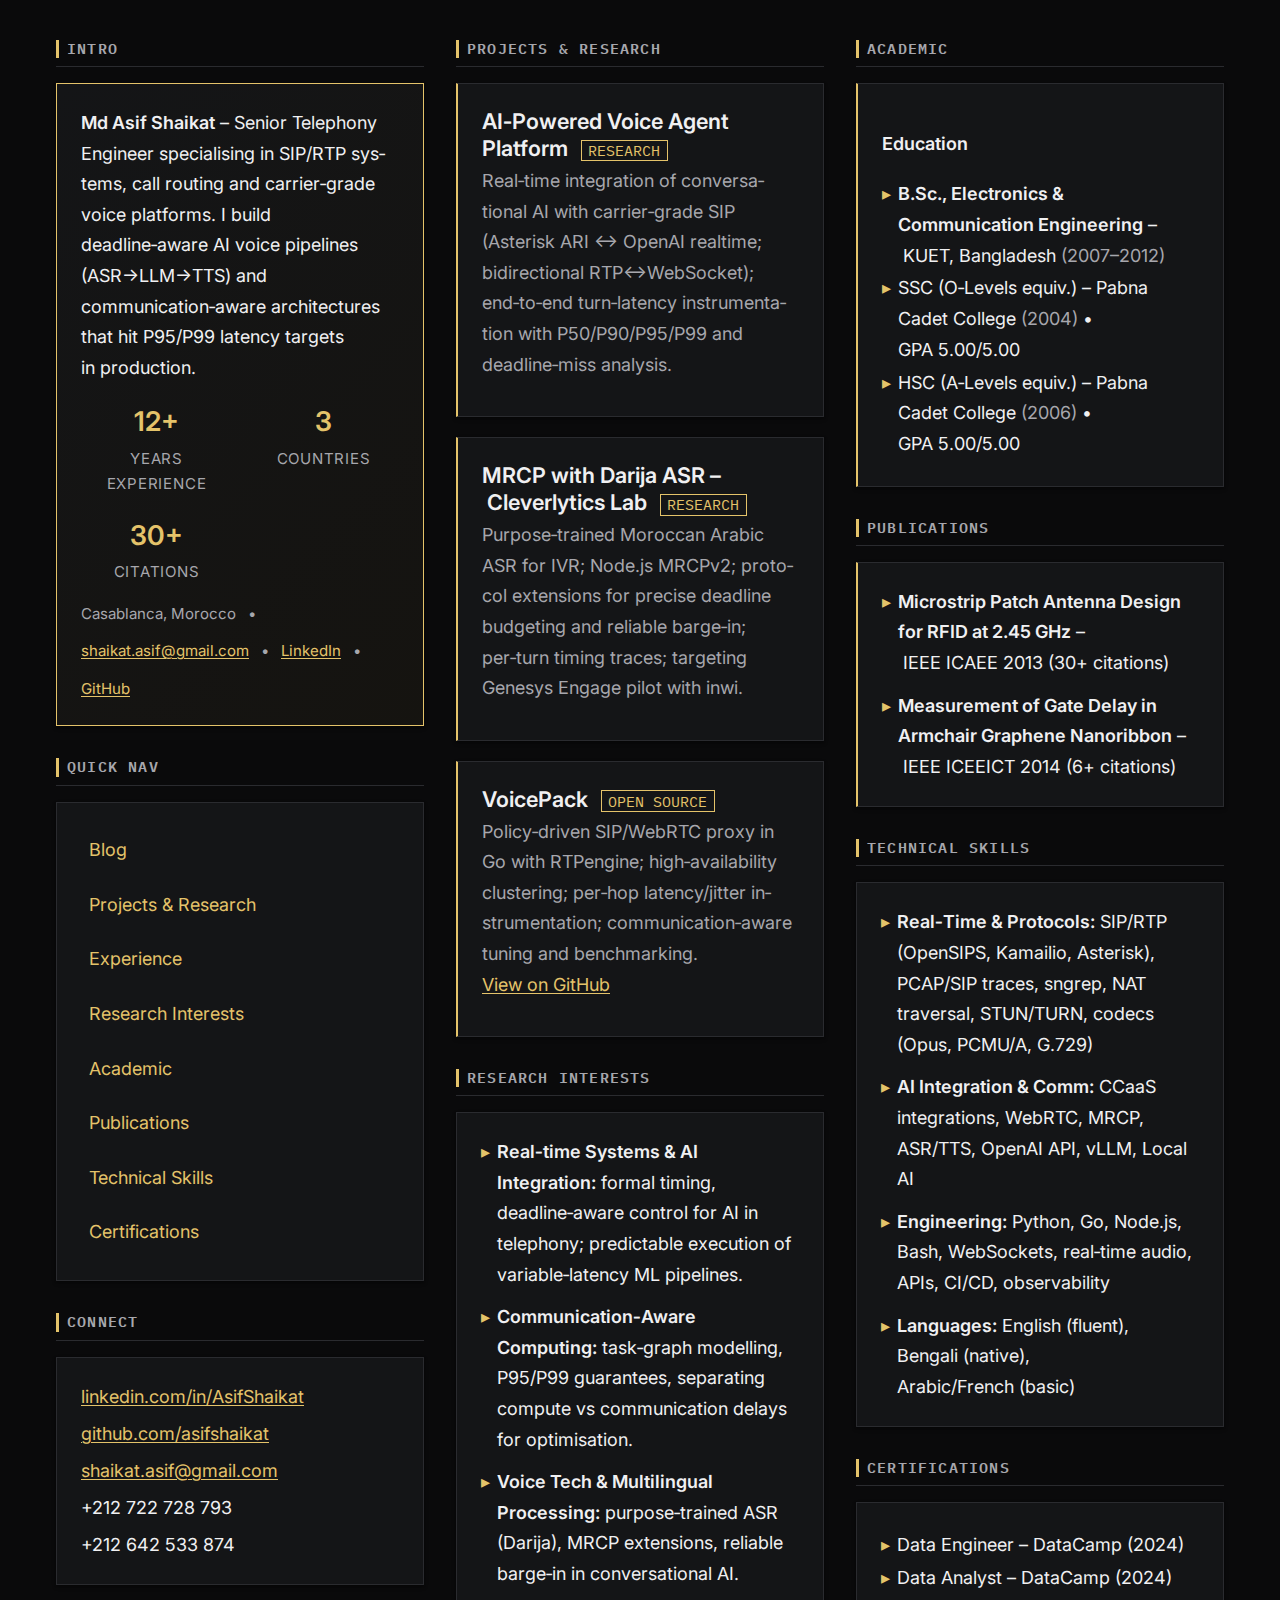
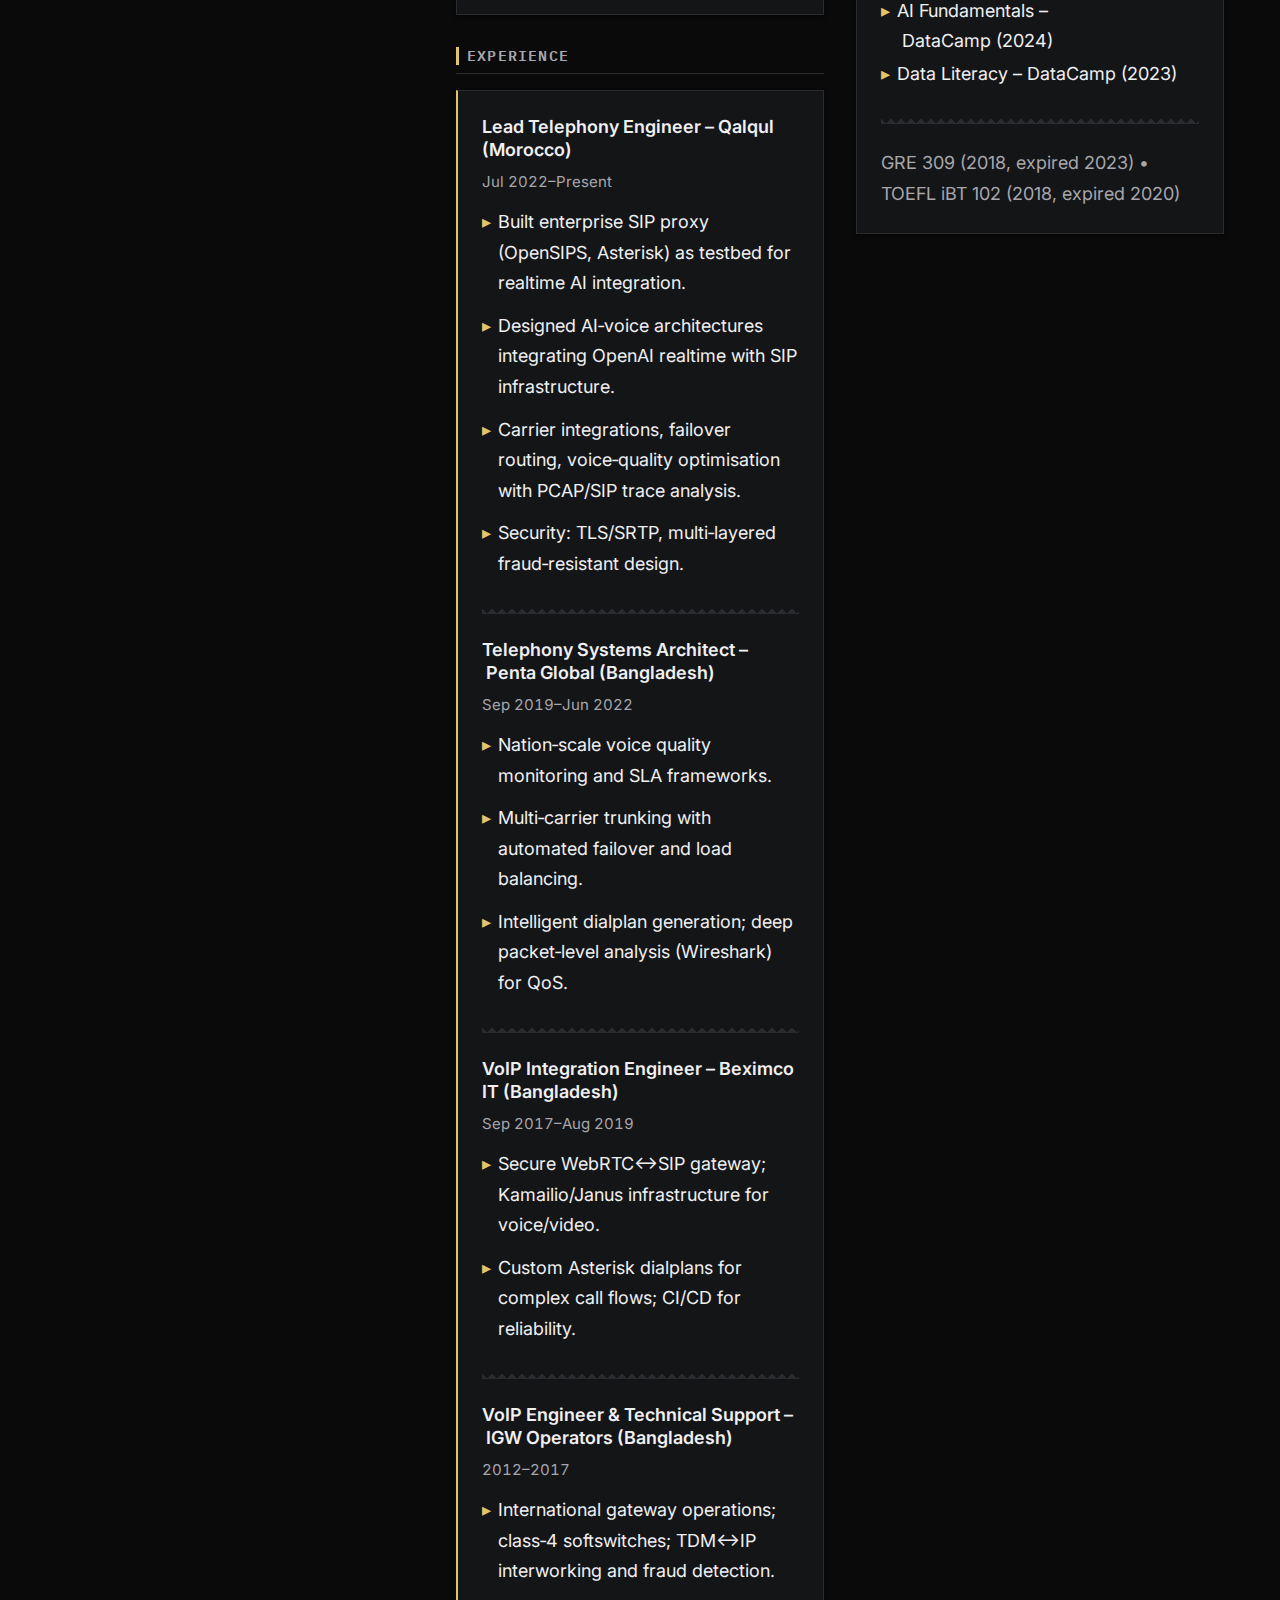
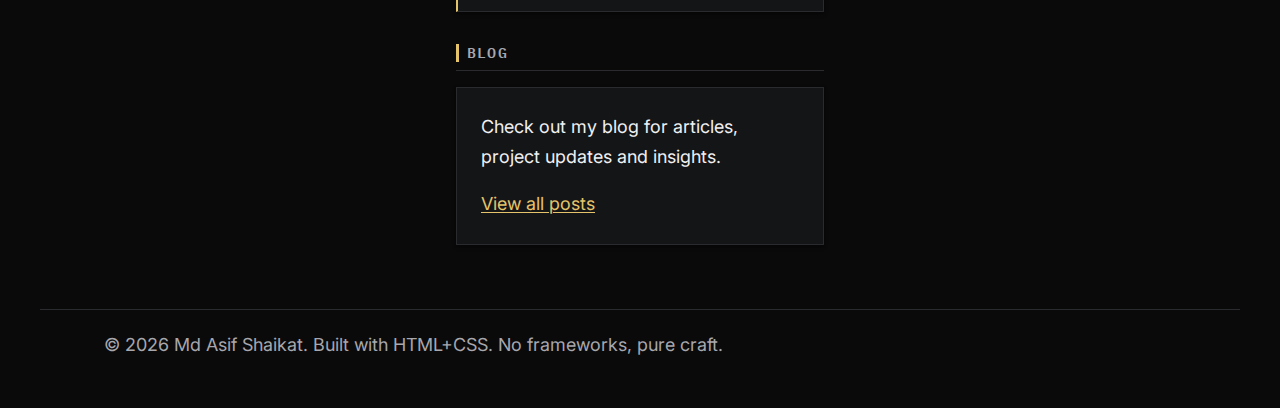
<file: index.html>
<!doctype html>
<html lang="en">
<head>
  <meta charset="utf-8" />
  <meta name="viewport" content="width=device-width, initial-scale=1" />
  <title>Md Asif Shaikat – Portfolio</title>
  <!-- Site description -->
  <meta name="description" content="Senior Telephony Engineer – SIP/RTP, real‑time AI integration, communication‑aware systems." />
  <!-- Fonts: body uses Inter, labels use IBM Plex Mono -->
  <link rel="preconnect" href="https://fonts.googleapis.com" />
  <link rel="preconnect" href="https://fonts.gstatic.com" crossorigin />
  <link href="https://fonts.googleapis.com/css2?family=Inter:wght@300;400;600&family=IBM+Plex+Mono:wght@300;400;600&display=swap" rel="stylesheet" />
  <!-- External stylesheet -->
  <link rel="stylesheet" href="styles.css" />
</head>
<body>
  <a class="skip" href="#main">Skip to content</a>
  <main id="main" class="grid">
    <!-- LEFT COLUMN -->
    <section aria-labelledby="intro-title">
      <h2 class="eyebrow" id="intro-title"><span>INTRO</span></h2>
      <div class="box highlight">
        <p><strong>Md Asif Shaikat</strong> – Senior Telephony Engineer specialising in SIP/RTP systems, call routing and carrier‑grade voice platforms. I build deadline‑aware AI voice pipelines (ASR→LLM→TTS) and communication‑aware architectures that hit P95/P99 latency targets in production.</p>
        <div class="stats">
          <div class="stat">
            <span class="stat-number">12+</span>
            <span class="stat-label">Years Experience</span>
          </div>
          <div class="stat">
            <span class="stat-number">3</span>
            <span class="stat-label">Countries</span>
          </div>
          <div class="stat">
            <span class="stat-number">30+</span>
            <span class="stat-label">Citations</span>
          </div>
        </div>
        <div class="meta" style="margin-top: 1rem;">
          <span>Casablanca, Morocco</span>
          <span>•</span>
          <a href="mailto:shaikat.asif@gmail.com">shaikat.asif@gmail.com</a>
          <span>•</span>
          <a href="https://linkedin.com/in/AsifShaikat" target="_blank" rel="noopener">LinkedIn</a>
          <span>•</span>
          <a href="https://github.com/asifshaikat" target="_blank" rel="noopener">GitHub</a>
        </div>
      </div>
      <h3 class="eyebrow mt-24"><span>QUICK NAV</span></h3>
      <nav class="box toc" aria-label="Section index">
        <a href="blog.html">Blog</a>
        <a href="#projects-title">Projects &amp; Research</a>
        <a href="#experience-title">Experience</a>
        <a href="#interests-title">Research Interests</a>
        <a href="#academic-title">Academic</a>
        <a href="#publications-title">Publications</a>
        <a href="#skills-title">Technical Skills</a>
        <a href="#certs-title">Certifications</a>
      </nav>
      <h3 class="eyebrow mt-24" id="links-title"><span>CONNECT</span></h3>
      <nav class="box links" aria-label="Profiles and contact">
        <ul>
          <li><a href="https://linkedin.com/in/AsifShaikat" target="_blank" rel="noopener">linkedin.com/in/AsifShaikat</a></li>
          <li><a href="https://github.com/asifshaikat" target="_blank" rel="noopener">github.com/asifshaikat</a></li>
          <li><a href="mailto:shaikat.asif@gmail.com">shaikat.asif@gmail.com</a></li>
          <li>+212 722 728 793</li>
          <li>+212 642 533 874</li>
        </ul>
      </nav>
    </section>
    <!-- MIDDLE COLUMN: projects, research interests and experience -->
    <section aria-labelledby="projects-title">
      <h2 class="eyebrow" id="projects-title"><span>PROJECTS &amp; RESEARCH</span></h2>
      <article class="box project projects-zone">
        <header>
          <h3>AI‑Powered Voice Agent Platform <span class="badge">RESEARCH</span></h3>
          <p class="muted">Real‑time integration of conversational AI with carrier‑grade SIP (Asterisk ARI ↔ OpenAI realtime; bidirectional RTP↔WebSocket); end‑to‑end turn‑latency instrumentation with P50/P90/P95/P99 and deadline‑miss analysis.</p>
        </header>
      </article>
      <article class="box project projects-zone">
        <header>
          <h3>MRCP with Darija ASR – Cleverlytics Lab <span class="badge">RESEARCH</span></h3>
          <p class="muted">Purpose‑trained Moroccan Arabic ASR for IVR; Node.js MRCPv2; protocol extensions for precise deadline budgeting and reliable barge‑in; per‑turn timing traces; targeting Genesys Engage pilot with inwi.</p>
        </header>
      </article>
      <article class="box project projects-zone">
        <header>
          <h3>VoicePack <span class="badge">OPEN SOURCE</span></h3>
          <p class="muted">Policy‑driven SIP/WebRTC proxy in Go with RTPengine; high‑availability clustering; per‑hop latency/jitter instrumentation; communication‑aware tuning and benchmarking.</p>
          <p><a href="https://github.com/asifshaikat/voicepack" target="_blank" rel="noopener">View on GitHub</a></p>
        </header>
      </article>
      <!-- research interests card -->
      <h2 class="eyebrow mt-24" id="interests-title"><span>RESEARCH INTERESTS</span></h2>
      <div class="box">
        <ul class="list">
          <li><strong>Real‑time Systems &amp; AI Integration:</strong> formal timing, deadline‑aware control for AI in telephony; predictable execution of variable‑latency ML pipelines.</li>
          <li><strong>Communication‑Aware Computing:</strong> task‑graph modelling, P95/P99 guarantees, separating compute vs communication delays for optimisation.</li>
          <li><strong>Voice Tech &amp; Multilingual Processing:</strong> purpose‑trained ASR (Darija), MRCP extensions, reliable barge‑in in conversational AI.</li>
        </ul>
      </div>
      <!-- experience card moved to central column -->
      <h2 class="eyebrow mt-24" id="experience-title"><span>EXPERIENCE</span></h2>
      <div class="box experience-zone">
        <article class="experience-item">
          <header>
            <h4>Lead Telephony Engineer – Qalqul (Morocco)</h4>
            <time>Jul 2022–Present</time>
          </header>
          <ul class="list">
            <li>Built enterprise SIP proxy (OpenSIPS, Asterisk) as testbed for realtime AI integration.</li>
            <li>Designed AI‑voice architectures integrating OpenAI realtime with SIP infrastructure.</li>
            <li>Carrier integrations, failover routing, voice‑quality optimisation with PCAP/SIP trace analysis.</li>
            <li>Security: TLS/SRTP, multi‑layered fraud‑resistant design.</li>
          </ul>
        </article>
        <hr class="saw" />
        <article class="experience-item">
          <header>
            <h4>Telephony Systems Architect – Penta Global (Bangladesh)</h4>
            <time>Sep 2019–Jun 2022</time>
          </header>
          <ul class="list">
            <li>Nation‑scale voice quality monitoring and SLA frameworks.</li>
            <li>Multi‑carrier trunking with automated failover and load balancing.</li>
            <li>Intelligent dialplan generation; deep packet‑level analysis (Wireshark) for QoS.</li>
          </ul>
        </article>
        <hr class="saw" />
        <article class="experience-item">
          <header>
            <h4>VoIP Integration Engineer – Beximco IT (Bangladesh)</h4>
            <time>Sep 2017–Aug 2019</time>
          </header>
          <ul class="list">
            <li>Secure WebRTC↔SIP gateway; Kamailio/Janus infrastructure for voice/video.</li>
            <li>Custom Asterisk dialplans for complex call flows; CI/CD for reliability.</li>
          </ul>
        </article>
        <hr class="saw" />
        <article class="experience-item">
          <header>
            <h4>VoIP Engineer &amp; Technical Support – IGW Operators (Bangladesh)</h4>
            <time>2012–2017</time>
          </header>
          <ul class="list">
            <li>International gateway operations; class‑4 softswitches; TDM↔IP interworking and fraud detection.</li>
          </ul>
        </article>
      </div>
      <!-- Blog preview card -->
      <h2 class="eyebrow mt-24" id="blog-preview-title"><span>BLOG</span></h2>
      <div class="box">
        <p>Check out my blog for articles, project updates and insights.</p>
        <p><a href="blog.html">View all posts</a></p>
      </div>
    </section>
    <!-- RIGHT COLUMN: academic, publications, skills, certifications -->
    <section aria-labelledby="academic-title">
      <h2 class="eyebrow" id="academic-title"><span>ACADEMIC</span></h2>
      <div class="box academic-zone">
        <h4>Education</h4>
        <ul class="compact">
          <li><strong>B.Sc., Electronics &amp; Communication Engineering</strong> – KUET, Bangladesh <span class="muted">(2007–2012)</span></li>
          <li>SSC (O‑Levels equiv.) – Pabna Cadet College <span class="muted">(2004)</span> • GPA 5.00/5.00</li>
          <li>HSC (A‑Levels equiv.) – Pabna Cadet College <span class="muted">(2006)</span> • GPA 5.00/5.00</li>
        </ul>
      </div>
      <h2 class="eyebrow mt-24" id="publications-title"><span>PUBLICATIONS</span></h2>
      <div class="box academic-zone">
        <ul class="list">
          <li><strong>Microstrip Patch Antenna Design for RFID at 2.45 GHz</strong> – IEEE ICAEE 2013 (30+ citations)</li>
          <li><strong>Measurement of Gate Delay in Armchair Graphene Nanoribbon</strong> – IEEE ICEEICT 2014 (6+ citations)</li>
        </ul>
      </div>
      <h2 class="eyebrow mt-24" id="skills-title"><span>TECHNICAL SKILLS</span></h2>
      <div class="box">
        <ul class="list">
          <li><strong>Real‑Time &amp; Protocols:</strong> SIP/RTP (OpenSIPS, Kamailio, Asterisk), PCAP/SIP traces, sngrep, NAT traversal, STUN/TURN, codecs (Opus, PCMU/A, G.729)</li>
          <li><strong>AI Integration &amp; Comm:</strong> CCaaS integrations, WebRTC, MRCP, ASR/TTS, OpenAI API, vLLM, Local AI</li>
          <li><strong>Engineering:</strong> Python, Go, Node.js, Bash, WebSockets, real‑time audio, APIs, CI/CD, observability</li>
          <li><strong>Languages:</strong> English (fluent), Bengali (native), Arabic/French (basic)</li>
        </ul>
      </div>
      <h2 class="eyebrow mt-24" id="certs-title"><span>CERTIFICATIONS</span></h2>
      <div class="box">
        <ul class="compact">
          <li>Data Engineer – DataCamp (2024)</li>
          <li>Data Analyst – DataCamp (2024)</li>
          <li>AI Fundamentals – DataCamp (2024)</li>
          <li>Data Literacy – DataCamp (2023)</li>
        </ul>
        <hr class="saw" />
        <p class="muted">GRE 309 (2018, expired 2023) • TOEFL iBT 102 (2018, expired 2020)</p>
      </div>
    </section>
  </main>
  <footer class="footer">
    <p>© <span id="year"></span> Md Asif Shaikat. Built with HTML+CSS. No frameworks, pure craft.</p>
  </footer>
  <!-- JavaScript: update the year and smooth scrolling for anchor links -->
  <script>
    document.getElementById('year').textContent = new Date().getFullYear();
    document.querySelectorAll('a[href^="#"]').forEach(anchor => {
      anchor.addEventListener('click', function (e) {
        e.preventDefault();
        const target = document.querySelector(this.getAttribute('href'));
        if (target) {
          target.scrollIntoView({ behavior: 'smooth', block: 'start' });
        }
      });
    });
  </script>
</body>
</html>
</file>
<file: styles.css>
/*
  Shared stylesheet for Asif Shaikat's portfolio and blog.

  This file defines a minimal terminal‑inspired theme with a single accent colour,
  fluid typography, responsive grid layouts, and card components used across
  both pages. Keeping styles in one place makes it easy to maintain and deploy.
*/

/* Colour palette and typography variables */
:root {
  --bg: #0a0a0b;
  --panel: #141517;
  --ink: #f0f0f2;
  --muted: #a7a7ad;
  --accent: #e4c36a;
  --edge: #2a2b2f;

  /* Fonts */
  --font-sans: "Inter", system-ui, -apple-system, Segoe UI, Roboto, "Helvetica Neue", Arial, sans-serif;
  --font-mono: "IBM Plex Mono", ui-monospace, SFMono-Regular, Menlo, Consolas, "Liberation Mono", monospace;

  /* Fluid type scale */
  --step--1: clamp(0.86rem, 0.80rem + 0.20vw, 0.94rem);
  --step-0: clamp(1.00rem, 0.96rem + 0.25vw, 1.125rem);
  --step-1: clamp(1.15rem, 1.05rem + 0.45vw, 1.35rem);
  --step-2: clamp(1.35rem, 1.20rem + 0.70vw, 1.70rem);
  --step-3: clamp(1.62rem, 1.40rem + 1.00vw, 2.05rem);

  /* Spacing & measure */
  --space-1: 0.25rem;
  --space-2: 0.5rem;
  --space-3: 0.75rem;
  --space-4: 1rem;
  --space-5: 1.5rem;
  --space-6: 2rem;
  --measure: 65ch;
}

* { box-sizing: border-box; }
html, body { height: 100%; }
body {
  margin: 0;
  background: var(--bg);
  color: var(--ink);
  font-family: var(--font-sans);
  font-size: var(--step-0);
  line-height: 1.7;
  -webkit-font-smoothing: antialiased;
  text-rendering: optimizeLegibility;
  font-feature-settings: "liga", "kern", "calt";
}

/* Grid layout. On wide screens the portfolio uses three columns; blog pages can override max-width via .grid modifier. */
.grid {
  max-width: 1200px;
  margin: 0 auto;
  padding: 2rem 1rem 4rem;
  display: grid;
  grid-template-columns: 1fr;
  gap: 1.5rem;
}
@media (min-width: 900px) {
  .grid { grid-template-columns: repeat(3, 1fr); gap: 2rem; }
}

/* A narrower grid can be created by adding the class .narrow-grid to the parent; used on blog page to reduce max width. */
.narrow-grid { max-width: 900px; }

/* Section headings */
.eyebrow {
  margin: 2rem 0 1rem 0;
  padding-bottom: 0.5rem;
  font-family: var(--font-mono);
  font-size: var(--step--1);
  letter-spacing: 0.08em;
  color: var(--muted);
  display: flex;
  align-items: center;
  gap: 0.5rem;
  border-bottom: 1px solid var(--edge);
}
section > .eyebrow:first-child { margin-top: 0; }
.eyebrow span { border-left: 3px solid var(--accent); padding-left: 0.5rem; }

/* Card component */
.box {
  background: var(--panel);
  border: 1px solid var(--edge);
  padding: var(--space-5);
  box-shadow:
    0 2px 4px rgba(0, 0, 0, 0.3),
    0 1px 2px rgba(0, 0, 0, 0.2);
  transition: transform 0.2s ease, box-shadow 0.2s ease;
}
.box + .box { margin-top: 1.25rem; }
.box:hover {
  transform: translateY(-2px);
  box-shadow:
    0 4px 8px rgba(0, 0, 0, 0.4),
    0 2px 4px rgba(0, 0, 0, 0.3);
}
/* Subtle fade-in animation on load; disabled if reduced motion is preferred */
@media (prefers-reduced-motion: no-preference) {
  .box { animation: fadeInUp 0.5s ease-out backwards; }
}
@keyframes fadeInUp {
  from { opacity: 0; transform: translateY(20px); }
  to   { opacity: 1; transform: translateY(0); }
}

/* Zones share the same accent colour on the left border */
.projects-zone,
.experience-zone,
.academic-zone,
.blog-zone { border-left: 2px solid var(--accent); }

/* Highlighted card (used for intro) */
.highlight {
  background: linear-gradient(135deg, var(--panel) 0%, rgba(228, 195, 106, 0.05) 100%);
  border: 1px solid var(--accent);
}

/* Stats in intro card */
.stats {
  display: grid;
  grid-template-columns: repeat(auto-fit, minmax(100px, 1fr));
  gap: 1rem;
  text-align: center;
  margin-top: 1rem;
}
.stat-number { display: block; font-size: var(--step-2); font-weight: 600; color: var(--accent); }
.stat-label { display: block; font-size: var(--step--1); color: var(--muted); text-transform: uppercase; letter-spacing: 0.05em; }

/* Navigation lists */
.toc { display: flex; flex-direction: column; gap: 0.5rem; }
.toc a { padding: 0.5rem; border-radius: 4px; text-decoration: none; transition: background 0.2s ease; }
.toc a:hover { background: var(--edge); }

/* Typography */
p { margin: 0 0 1rem 0; line-height: 1.7; max-width: var(--measure); text-wrap: pretty; hyphens: auto; }
.box p:last-child { margin-bottom: 0; }
strong { color: var(--ink); font-weight: 600; }

/* Lists */
.links ul, .list, .compact { list-style: none; padding: 0; margin: 0; }
.list li, .compact li { padding-left: 1rem; position: relative; }
.list li::before, .compact li::before { content: "▸"; position: absolute; left: 0; color: var(--accent); }
.list li + li { margin-top: 0.75rem; }
.links li + li { margin-top: 0.4rem; }
.compact li { margin: 0.15rem 0; }

/* Links */
a { color: var(--accent); text-decoration: underline; text-decoration-thickness: 1px; text-underline-offset: 2px; transition: text-decoration-thickness 0.2s ease; }
a:hover { text-decoration-thickness: 2px; }

/* Project headings */
.project header { margin-bottom: 0.75rem; }
.project h3 { margin: 0 0 0.25rem 0; font: 600 var(--step-1)/1.25 var(--font-sans); }
.project .muted { margin: 0; }
.badge {
  font: 400 var(--step--1)/1 var(--font-mono);
  padding: 0.15rem 0.4rem;
  border: 1px solid var(--accent);
  color: var(--accent);
  margin-left: 0.5rem;
  white-space: nowrap;
  display: inline-block;
}

/* Experience timeline */
.experience-item header {
  display: flex;
  justify-content: space-between;
  align-items: baseline;
  flex-wrap: wrap;
  gap: 0.5rem;
  margin-bottom: 0.75rem;
}
.experience-item h4 { margin: 0; font-weight: 600; }
.experience-item time { font-size: var(--step--1); color: var(--muted); font-variant-numeric: tabular-nums; }

/* Saw-tooth divider */
.saw {
  border: none;
  height: 10px;
  margin: 1.5rem 0;
  background: linear-gradient(135deg, transparent 75%, var(--edge) 0) 0 0/10px 10px,
              linear-gradient(225deg, transparent 75%, var(--edge) 0) 0 0/10px 10px;
  background-color: var(--panel);
}

/* Utility classes */
.mt-24 { margin-top: var(--space-5); }
.muted { color: var(--muted); }
.meta { display: flex; gap: 0.75rem; flex-wrap: wrap; color: var(--muted); font-size: var(--step--1); }

/* Responsive adjustments for small screens */
@media (max-width: 899px) {
  .grid { padding: 1rem 0.75rem 3rem; }
  .box { padding: var(--space-4); }
  .meta { flex-direction: column; gap: 0.25rem; }
  .meta span:nth-child(2n) { display: none; }
  .experience-item header { flex-direction: column; align-items: flex-start; }
  .stats { grid-template-columns: 1fr; text-align: left; }
  .stat-number, .stat-label { display: inline; }
  .stat-number::after { content: " "; }
}

/* Sticky section captions on wide screens */
@media (min-width: 900px) {
  section > .eyebrow { position: sticky; top: 0; background: var(--bg); padding-top: var(--space-2); z-index: 1; }
}

/* Focus outlines and skip links */
:focus-visible { outline: 2px dashed var(--accent); outline-offset: 2px; }
.skip { position: absolute; left: -9999px; top: auto; }
.skip:focus { left: 1rem; top: 1rem; background: var(--panel); padding: 0.5rem 0.75rem; border: 1px solid var(--edge); z-index: 100; }

/* Footer */
.footer { max-width: 1200px; margin: 0 auto; padding: 1.25rem 1rem 3rem; color: var(--muted); border-top: 1px solid var(--edge); }
.footer p { margin: 0; text-align: center; }

/* Blog specific components */
.blog-grid {
  display: grid;
  grid-template-columns: 1fr;
  gap: 1.5rem;
}
@media (min-width: 700px) {
  .blog-grid { grid-template-columns: 1fr 1fr; }
}
.blog-image {
  width: 100%;
  height: auto;
  display: block;
  margin: 0.75rem 0;
  border-radius: 4px;
}
.blog-video { width: 100%; height: 315px; margin: 0.75rem 0; border: none; }
.blog-nav { margin-bottom: 1rem; }
.blog-nav a { font-size: var(--step--1); color: var(--accent); }

/* Headings sizes. Note: h2–h4 are used across pages. */
h1 { font: 600 var(--step-3)/1.15 var(--font-sans); text-wrap: balance; }
h2 { font: 600 var(--step-2)/1.20 var(--font-sans); text-wrap: balance; }
h3 { font: 600 var(--step-1)/1.25 var(--font-sans); }
h4 { font: 600 var(--step-0)/1.3 var(--font-sans); }
</file>
